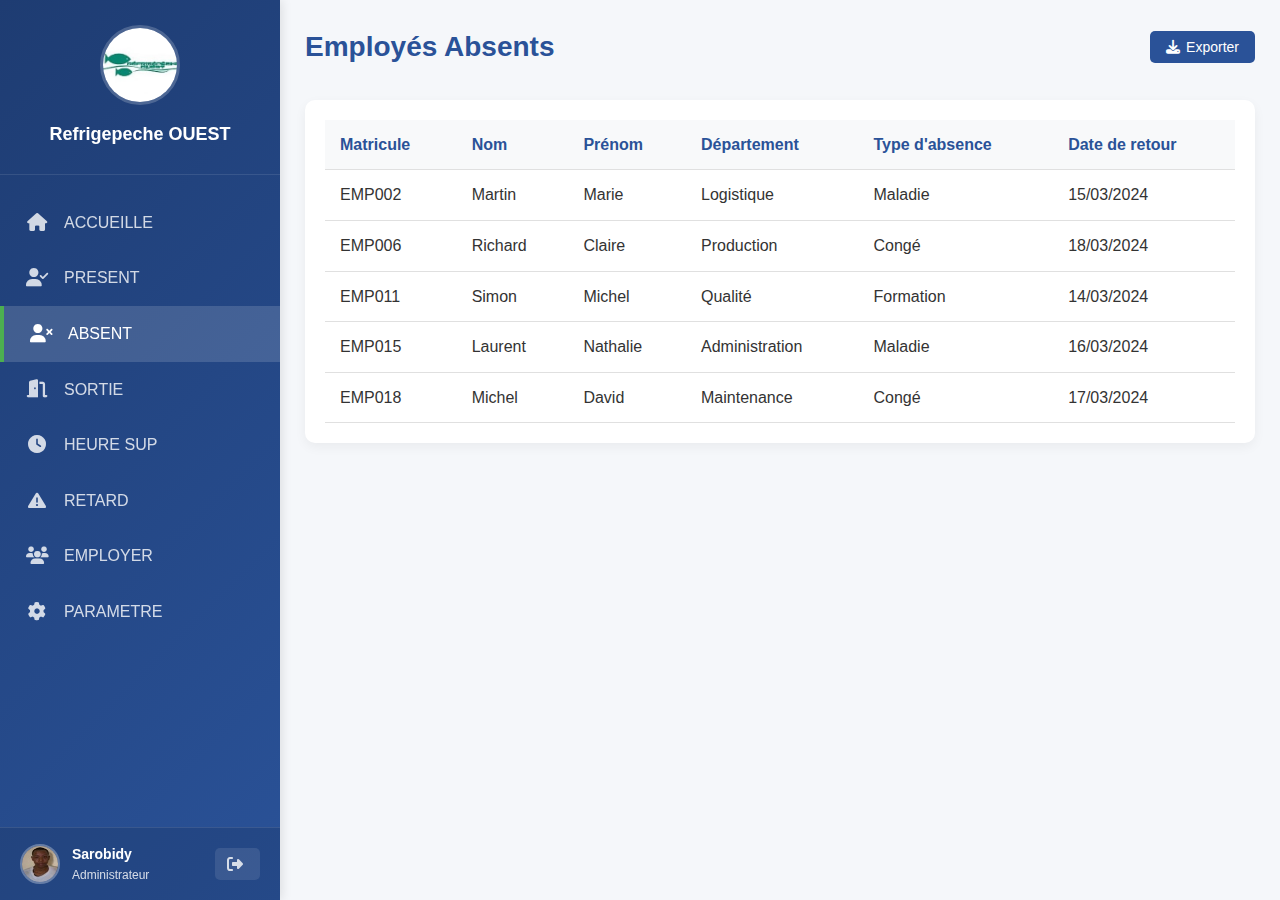
<file: absent.html>
<!DOCTYPE html>
<html lang="fr">
<head>
    <meta charset="UTF-8">
    <meta name="viewport" content="width=device-width, initial-scale=1.0">
    <title>Employés Absents - Refrigepeche OUEST</title>
    <link rel="stylesheet" href="style.css">
    <link rel="stylesheet" href="https://cdnjs.cloudflare.com/ajax/libs/font-awesome/6.4.0/css/all.min.css">
</head>
<body>
    <div class="container">
        <div class="sidebar">
            <div class="sidebar-header">
                <div class="logo-circle">
                    <img src="./Logo.jpg" alt="Logo Refrigepeche OUEST">
                </div>
                <h2>Refrigepeche OUEST</h2>
            </div>
            
            <div class="sidebar-menu">
                <a href="accueille.html" class="menu-item">
                    <i class="fas fa-home"></i>
                    <span>ACCUEILLE</span>
                </a>
                <a href="present.html" class="menu-item">
                    <i class="fas fa-user-check"></i>
                    <span>PRESENT</span>
                </a>
                <a href="absent.html" class="menu-item active">
                    <i class="fas fa-user-times"></i>
                    <span>ABSENT</span>
                </a>
                <a href="sortie.html" class="menu-item">
                    <i class="fas fa-door-open"></i>
                    <span>SORTIE</span>
                </a>
                <a href="HeureSup.html" class="menu-item">
                    <i class="fas fa-clock"></i>
                    <span>HEURE SUP</span>
                </a>
                <!-- NOUVELLE OPTION RETARD -->
                <a href="retard.html" class="menu-item">
                    <i class="fas fa-exclamation-triangle"></i>
                    <span>RETARD</span>
                </a>
                <a href="employer.html" class="menu-item">
                    <i class="fas fa-users"></i>
                    <span>EMPLOYER</span>
                </a>
                <a href="parametre.html" class="menu-item">
                    <i class="fas fa-cog"></i>
                    <span>PARAMETRE</span>
                </a>
            </div>
            
            <div class="sidebar-footer">
                <div class="user-profile">
                    <div class="user-avatar">
                        <img src="./photo.jpg" alt="Photo utilisateur">
                    </div>
                    <div class="user-info">
                        <span class="user-name">Sarobidy</span>
                        <span class="user-role">Administrateur</span>
                    </div>
                </div>
                <a href="#" class="logout-btn">
                    <i class="fas fa-sign-out-alt"></i>
                </a>
            </div>
        </div>
        
        <div class="main-content">
            <div class="content-header">
                <h1>Employés Absents</h1>
                <div class="header-actions">
                    <button class="btn btn-primary">
                        <i class="fas fa-download"></i> Exporter
                    </button>
                </div>
            </div>
            
            <div class="table-container">
                <table class="data-table">
                    <thead>
                        <tr>
                            <th>Matricule</th>
                            <th>Nom</th>
                            <th>Prénom</th>
                            <th>Département</th>
                            <th>Type d'absence</th>
                            <th>Date de retour</th>
                        </tr>
                    </thead>
                    <tbody>
                        <tr>
                            <td>EMP002</td>
                            <td>Martin</td>
                            <td>Marie</td>
                            <td>Logistique</td>
                            <td>Maladie</td>
                            <td>15/03/2024</td>
                        </tr>
                        <tr>
                            <td>EMP006</td>
                            <td>Richard</td>
                            <td>Claire</td>
                            <td>Production</td>
                            <td>Congé</td>
                            <td>18/03/2024</td>
                        </tr>
                        <tr>
                            <td>EMP011</td>
                            <td>Simon</td>
                            <td>Michel</td>
                            <td>Qualité</td>
                            <td>Formation</td>
                            <td>14/03/2024</td>
                        </tr>
                        <tr>
                            <td>EMP015</td>
                            <td>Laurent</td>
                            <td>Nathalie</td>
                            <td>Administration</td>
                            <td>Maladie</td>
                            <td>16/03/2024</td>
                        </tr>
                        <tr>
                            <td>EMP018</td>
                            <td>Michel</td>
                            <td>David</td>
                            <td>Maintenance</td>
                            <td>Congé</td>
                            <td>17/03/2024</td>
                        </tr>
                    </tbody>
                </table>
            </div>
        </div>
    </div>
    
    <script src="script.js"></script>
</body>
</html>
</file>
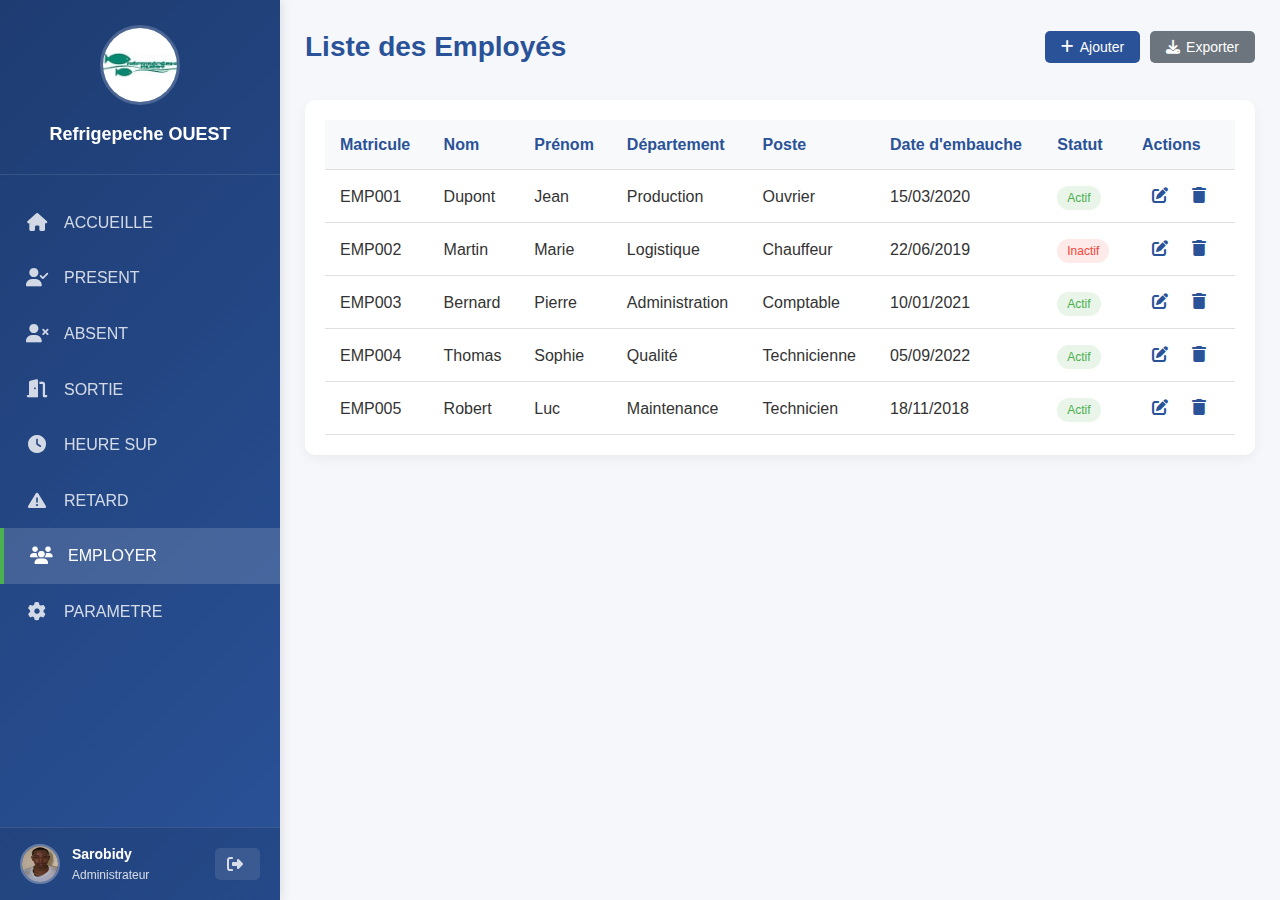
<file: employer.html>
<!DOCTYPE html>
<html lang="fr">
<head>
    <meta charset="UTF-8">
    <meta name="viewport" content="width=device-width, initial-scale=1.0">
    <title>Liste des Employés - Refrigepeche OUEST</title>
    <link rel="stylesheet" href="style.css">
    <link rel="stylesheet" href="https://cdnjs.cloudflare.com/ajax/libs/font-awesome/6.4.0/css/all.min.css">
</head>
<body>
    <div class="container">
        <div class="sidebar">
            <div class="sidebar-header">
                <div class="logo-circle">
                    <img src="./Logo.jpg" alt="Logo Refrigepeche OUEST">
                </div>
                <h2>Refrigepeche OUEST</h2>
            </div>
            
            <div class="sidebar-menu">
                <a href="accueille.html" class="menu-item">
                    <i class="fas fa-home"></i>
                    <span>ACCUEILLE</span>
                </a>
                <a href="present.html" class="menu-item">
                    <i class="fas fa-user-check"></i>
                    <span>PRESENT</span>
                </a>
                <a href="absent.html" class="menu-item">
                    <i class="fas fa-user-times"></i>
                    <span>ABSENT</span>
                </a>
                <a href="sortie.html" class="menu-item">
                    <i class="fas fa-door-open"></i>
                    <span>SORTIE</span>
                </a>
                <a href="HeureSup.html" class="menu-item">
                    <i class="fas fa-clock"></i>
                    <span>HEURE SUP</span>
                </a>
                <!-- NOUVELLE OPTION RETARD -->
                <a href="retard.html" class="menu-item">
                    <i class="fas fa-exclamation-triangle"></i>
                    <span>RETARD</span>
                </a>
                <a href="employer.html" class="menu-item active">
                    <i class="fas fa-users"></i>
                    <span>EMPLOYER</span>
                </a>
                <a href="parametre.html" class="menu-item">
                    <i class="fas fa-cog"></i>
                    <span>PARAMETRE</span>
                </a>
            </div>
            
            <div class="sidebar-footer">
                <div class="user-profile">
                    <div class="user-avatar">
                        <img src="./photo.jpg" alt="Photo utilisateur">
                    </div>
                    <div class="user-info">
                        <span class="user-name">Sarobidy</span>
                        <span class="user-role">Administrateur</span>
                    </div>
                </div>
                <a href="#" class="logout-btn">
                    <i class="fas fa-sign-out-alt"></i>
                </a>
            </div>
        </div>
        
        <div class="main-content">
            <div class="content-header">
                <h1>Liste des Employés</h1>
                <div class="header-actions">
                    <button class="btn btn-primary">
                        <i class="fas fa-plus"></i> Ajouter
                    </button>
                    <button class="btn btn-secondary">
                        <i class="fas fa-download"></i> Exporter
                    </button>
                </div>
            </div>
            
            <div class="table-container">
                <table class="data-table">
                    <thead>
                        <tr>
                            <th>Matricule</th>
                            <th>Nom</th>
                            <th>Prénom</th>
                            <th>Département</th>
                            <th>Poste</th>
                            <th>Date d'embauche</th>
                            <th>Statut</th>
                            <th>Actions</th>
                        </tr>
                    </thead>
                    <tbody>
                        <tr>
                            <td>EMP001</td>
                            <td>Dupont</td>
                            <td>Jean</td>
                            <td>Production</td>
                            <td>Ouvrier</td>
                            <td>15/03/2020</td>
                            <td><span class="status present">Actif</span></td>
                            <td>
                                <button class="btn-action"><i class="fas fa-edit"></i></button>
                                <button class="btn-action"><i class="fas fa-trash"></i></button>
                            </td>
                        </tr>
                        <tr>
                            <td>EMP002</td>
                            <td>Martin</td>
                            <td>Marie</td>
                            <td>Logistique</td>
                            <td>Chauffeur</td>
                            <td>22/06/2019</td>
                            <td><span class="status absent">Inactif</span></td>
                            <td>
                                <button class="btn-action"><i class="fas fa-edit"></i></button>
                                <button class="btn-action"><i class="fas fa-trash"></i></button>
                            </td>
                        </tr>
                        <tr>
                            <td>EMP003</td>
                            <td>Bernard</td>
                            <td>Pierre</td>
                            <td>Administration</td>
                            <td>Comptable</td>
                            <td>10/01/2021</td>
                            <td><span class="status present">Actif</span></td>
                            <td>
                                <button class="btn-action"><i class="fas fa-edit"></i></button>
                                <button class="btn-action"><i class="fas fa-trash"></i></button>
                            </td>
                        </tr>
                        <tr>
                            <td>EMP004</td>
                            <td>Thomas</td>
                            <td>Sophie</td>
                            <td>Qualité</td>
                            <td>Technicienne</td>
                            <td>05/09/2022</td>
                            <td><span class="status present">Actif</span></td>
                            <td>
                                <button class="btn-action"><i class="fas fa-edit"></i></button>
                                <button class="btn-action"><i class="fas fa-trash"></i></button>
                            </td>
                        </tr>
                        <tr>
                            <td>EMP005</td>
                            <td>Robert</td>
                            <td>Luc</td>
                            <td>Maintenance</td>
                            <td>Technicien</td>
                            <td>18/11/2018</td>
                            <td><span class="status present">Actif</span></td>
                            <td>
                                <button class="btn-action"><i class="fas fa-edit"></i></button>
                                <button class="btn-action"><i class="fas fa-trash"></i></button>
                            </td>
                        </tr>
                    </tbody>
                </table>
            </div>
        </div>
    </div>
    
    <script src="script.js"></script>
</body>
</html>
</file>
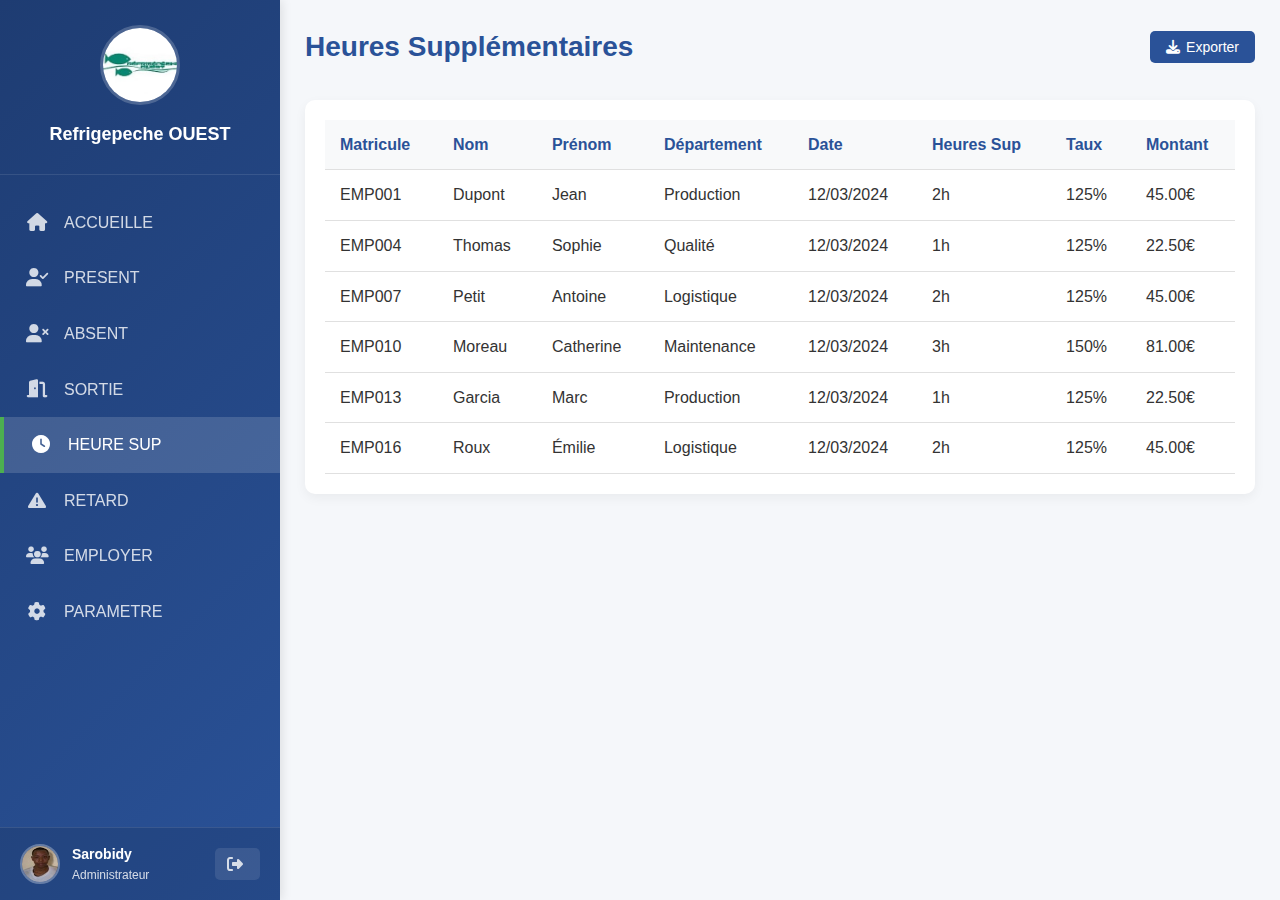
<file: HeureSup.html>
<!DOCTYPE html>
<html lang="fr">
<head>
    <meta charset="UTF-8">
    <meta name="viewport" content="width=device-width, initial-scale=1.0">
    <title>Heures Supplémentaires - Refrigepeche OUEST</title>
    <link rel="stylesheet" href="style.css">
    <link rel="stylesheet" href="https://cdnjs.cloudflare.com/ajax/libs/font-awesome/6.4.0/css/all.min.css">
</head>
<body>
    <div class="container">
        <div class="sidebar">
            <div class="sidebar-header">
                <div class="logo-circle">
                    <img src="./Logo.jpg" alt="Logo Refrigepeche OUEST">
                </div>
                <h2>Refrigepeche OUEST</h2>
            </div>
            
            <div class="sidebar-menu">
                <a href="accueille.html" class="menu-item">
                    <i class="fas fa-home"></i>
                    <span>ACCUEILLE</span>
                </a>
                <a href="present.html" class="menu-item">
                    <i class="fas fa-user-check"></i>
                    <span>PRESENT</span>
                </a>
                <a href="absent.html" class="menu-item">
                    <i class="fas fa-user-times"></i>
                    <span>ABSENT</span>
                </a>
                <a href="sortie.html" class="menu-item">
                    <i class="fas fa-door-open"></i>
                    <span>SORTIE</span>
                </a>
                <a href="HeureSup.html" class="menu-item active">
                    <i class="fas fa-clock"></i>
                    <span>HEURE SUP</span>
                </a>
                <!-- NOUVELLE OPTION RETARD -->
                <a href="retard.html" class="menu-item">
                    <i class="fas fa-exclamation-triangle"></i>
                    <span>RETARD</span>
                </a>
                <a href="employer.html" class="menu-item">
                    <i class="fas fa-users"></i>
                    <span>EMPLOYER</span>
                </a>
                <a href="parametre.html" class="menu-item">
                    <i class="fas fa-cog"></i>
                    <span>PARAMETRE</span>
                </a>
            </div>
            
            <div class="sidebar-footer">
                <div class="user-profile">
                    <div class="user-avatar">
                        <img src="./photo.jpg" alt="Photo utilisateur">
                    </div>
                    <div class="user-info">
                        <span class="user-name">Sarobidy</span>
                        <span class="user-role">Administrateur</span>
                    </div>
                </div>
                <a href="#" class="logout-btn">
                    <i class="fas fa-sign-out-alt"></i>
                </a>
            </div>
        </div>
        
        <div class="main-content">
            <div class="content-header">
                <h1>Heures Supplémentaires</h1>
                <div class="header-actions">
                    <button class="btn btn-primary">
                        <i class="fas fa-download"></i> Exporter
                    </button>
                </div>
            </div>
            
            <div class="table-container">
                <table class="data-table">
                    <thead>
                        <tr>
                            <th>Matricule</th>
                            <th>Nom</th>
                            <th>Prénom</th>
                            <th>Département</th>
                            <th>Date</th>
                            <th>Heures Sup</th>
                            <th>Taux</th>
                            <th>Montant</th>
                        </tr>
                    </thead>
                    <tbody>
                        <tr>
                            <td>EMP001</td>
                            <td>Dupont</td>
                            <td>Jean</td>
                            <td>Production</td>
                            <td>12/03/2024</td>
                            <td>2h</td>
                            <td>125%</td>
                            <td>45.00€</td>
                        </tr>
                        <tr>
                            <td>EMP004</td>
                            <td>Thomas</td>
                            <td>Sophie</td>
                            <td>Qualité</td>
                            <td>12/03/2024</td>
                            <td>1h</td>
                            <td>125%</td>
                            <td>22.50€</td>
                        </tr>
                        <tr>
                            <td>EMP007</td>
                            <td>Petit</td>
                            <td>Antoine</td>
                            <td>Logistique</td>
                            <td>12/03/2024</td>
                            <td>2h</td>
                            <td>125%</td>
                            <td>45.00€</td>
                        </tr>
                        <tr>
                            <td>EMP010</td>
                            <td>Moreau</td>
                            <td>Catherine</td>
                            <td>Maintenance</td>
                            <td>12/03/2024</td>
                            <td>3h</td>
                            <td>150%</td>
                            <td>81.00€</td>
                        </tr>
                        <tr>
                            <td>EMP013</td>
                            <td>Garcia</td>
                            <td>Marc</td>
                            <td>Production</td>
                            <td>12/03/2024</td>
                            <td>1h</td>
                            <td>125%</td>
                            <td>22.50€</td>
                        </tr>
                        <tr>
                            <td>EMP016</td>
                            <td>Roux</td>
                            <td>Émilie</td>
                            <td>Logistique</td>
                            <td>12/03/2024</td>
                            <td>2h</td>
                            <td>125%</td>
                            <td>45.00€</td>
                        </tr>
                    </tbody>
                </table>
            </div>
        </div>
    </div>
    
    <script src="script.js"></script>
</body>
</html>
</file>
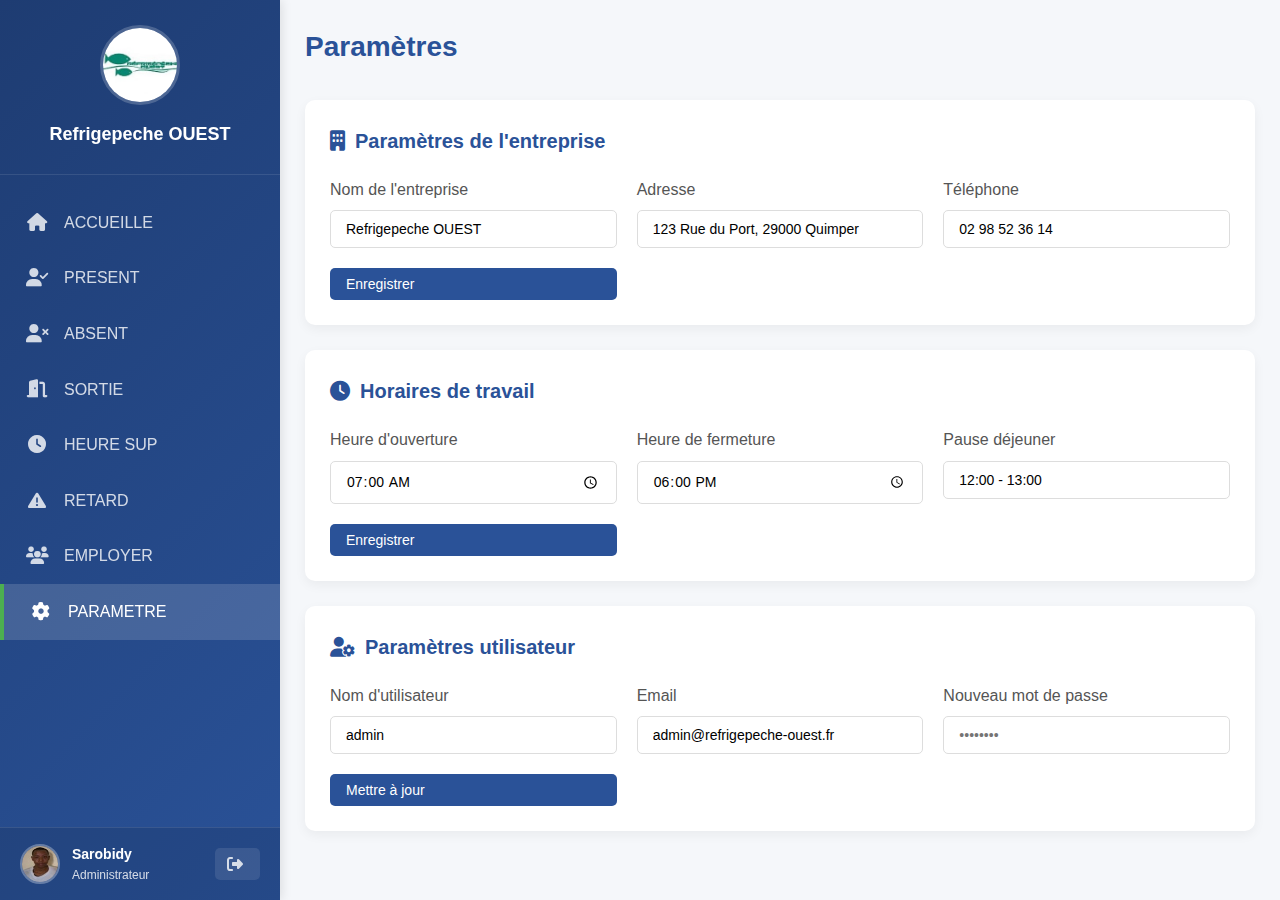
<file: parametre.html>
<!DOCTYPE html>
<html lang="fr">
<head>
    <meta charset="UTF-8">
    <meta name="viewport" content="width=device-width, initial-scale=1.0">
    <title>Paramètres - Refrigepeche OUEST</title>
    <link rel="stylesheet" href="style.css">
    <link rel="stylesheet" href="https://cdnjs.cloudflare.com/ajax/libs/font-awesome/6.4.0/css/all.min.css">
</head>
<body>
    <div class="container">
        <div class="sidebar">
            <div class="sidebar-header">
                <div class="logo-circle">
                    <img src="./Logo.jpg" alt="Logo Refrigepeche OUEST">
                </div>
                <h2>Refrigepeche OUEST</h2>
            </div>
            
            <div class="sidebar-menu">
                <a href="accueille.html" class="menu-item">
                    <i class="fas fa-home"></i>
                    <span>ACCUEILLE</span>
                </a>
                <a href="present.html" class="menu-item">
                    <i class="fas fa-user-check"></i>
                    <span>PRESENT</span>
                </a>
                <a href="absent.html" class="menu-item">
                    <i class="fas fa-user-times"></i>
                    <span>ABSENT</span>
                </a>
                <a href="sortie.html" class="menu-item">
                    <i class="fas fa-door-open"></i>
                    <span>SORTIE</span>
                </a>
                <a href="HeureSup.html" class="menu-item">
                    <i class="fas fa-clock"></i>
                    <span>HEURE SUP</span>
                </a>
                <!-- NOUVELLE OPTION RETARD -->
                <a href="retard.html" class="menu-item">
                    <i class="fas fa-exclamation-triangle"></i>
                    <span>RETARD</span>
                </a>
                <a href="employer.html" class="menu-item">
                    <i class="fas fa-users"></i>
                    <span>EMPLOYER</span>
                </a>
                <a href="parametre.html" class="menu-item active">
                    <i class="fas fa-cog"></i>
                    <span>PARAMETRE</span>
                </a>
            </div>
            
            <div class="sidebar-footer">
                <div class="user-profile">
                    <div class="user-avatar">
                        <img src="photo.jpg" alt="Photo utilisateur">
                    </div>
                    <div class="user-info">
                        <span class="user-name">Sarobidy</span>
                        <span class="user-role">Administrateur</span>
                    </div>
                </div>
                <a href="#" class="logout-btn">
                    <i class="fas fa-sign-out-alt"></i>
                </a>
            </div>
        </div>
        
        <div class="main-content">
            <div class="content-header">
                <h1>Paramètres</h1>
            </div>
            
            <div class="settings-container">
                <div class="settings-card">
                    <h3><i class="fas fa-building"></i> Paramètres de l'entreprise</h3>
                    <div class="settings-form">
                        <div class="form-group">
                            <label>Nom de l'entreprise</label>
                            <input type="text" value="Refrigepeche OUEST">
                        </div>
                        <div class="form-group">
                            <label>Adresse</label>
                            <input type="text" value="123 Rue du Port, 29000 Quimper">
                        </div>
                        <div class="form-group">
                            <label>Téléphone</label>
                            <input type="text" value="02 98 52 36 14">
                        </div>
                        <button class="btn btn-primary">Enregistrer</button>
                    </div>
                </div>
                
                <div class="settings-card">
                    <h3><i class="fas fa-clock"></i> Horaires de travail</h3>
                    <div class="settings-form">
                        <div class="form-group">
                            <label>Heure d'ouverture</label>
                            <input type="time" value="07:00">
                        </div>
                        <div class="form-group">
                            <label>Heure de fermeture</label>
                            <input type="time" value="18:00">
                        </div>
                        <div class="form-group">
                            <label>Pause déjeuner</label>
                            <input type="text" value="12:00 - 13:00">
                        </div>
                        <button class="btn btn-primary">Enregistrer</button>
                    </div>
                </div>
                
                <div class="settings-card">
                    <h3><i class="fas fa-user-cog"></i> Paramètres utilisateur</h3>
                    <div class="settings-form">
                        <div class="form-group">
                            <label>Nom d'utilisateur</label>
                            <input type="text" value="admin">
                        </div>
                        <div class="form-group">
                            <label>Email</label>
                            <input type="email" value="admin@refrigepeche-ouest.fr">
                        </div>
                        <div class="form-group">
                            <label>Nouveau mot de passe</label>
                            <input type="password" placeholder="••••••••">
                        </div>
                        <button class="btn btn-primary">Mettre à jour</button>
                    </div>
                </div>
            </div>
        </div>
    </div>
    
    <script src="script.js"></script>
</body>
</html>
</file>
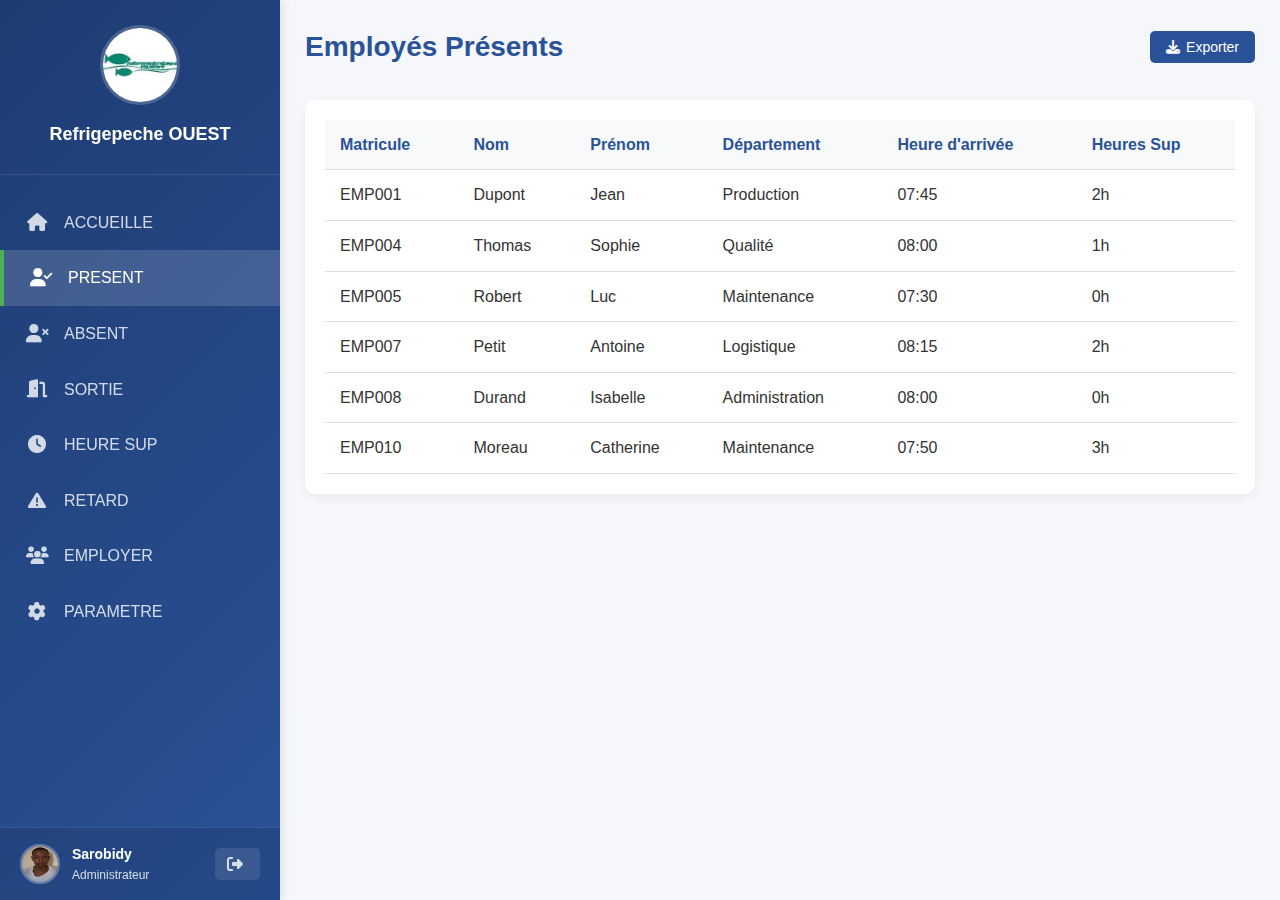
<file: present.html>
<!DOCTYPE html>
<html lang="fr">
<head>
    <meta charset="UTF-8">
    <meta name="viewport" content="width=device-width, initial-scale=1.0">
    <title>Employés Présents - Refrigepeche OUEST</title>
    <link rel="stylesheet" href="style.css">
    <link rel="stylesheet" href="https://cdnjs.cloudflare.com/ajax/libs/font-awesome/6.4.0/css/all.min.css">
</head>
<body>
    <div class="container">
        <div class="sidebar">
            <div class="sidebar-header">
                <div class="logo-circle">
                    <img src="./Logo.jpg" alt="Logo Refrigepeche OUEST">
                </div>
                <h2>Refrigepeche OUEST</h2>
            </div>
            
            <div class="sidebar-menu">
                <a href="accueille.html" class="menu-item">
                    <i class="fas fa-home"></i>
                    <span>ACCUEILLE</span>
                </a>
                <a href="present.html" class="menu-item active">
                    <i class="fas fa-user-check"></i>
                    <span>PRESENT</span>
                </a>
                <a href="absent.html" class="menu-item">
                    <i class="fas fa-user-times"></i>
                    <span>ABSENT</span>
                </a>
                <a href="sortie.html" class="menu-item">
                    <i class="fas fa-door-open"></i>
                    <span>SORTIE</span>
                </a>
                <a href="HeureSup.html" class="menu-item">
                    <i class="fas fa-clock"></i>
                    <span>HEURE SUP</span>
                </a>
                <!-- NOUVELLE OPTION RETARD -->
                <a href="retard.html" class="menu-item">
                    <i class="fas fa-exclamation-triangle"></i>
                    <span>RETARD</span>
                </a>
                <a href="employer.html" class="menu-item">
                    <i class="fas fa-users"></i>
                    <span>EMPLOYER</span>
                </a>
                <a href="parametre.html" class="menu-item">
                    <i class="fas fa-cog"></i>
                    <span>PARAMETRE</span>
                </a>
            </div>
            
            <div class="sidebar-footer">
                <div class="user-profile">
                    <div class="user-avatar">
                        <img src="./photo.jpg" alt="Photo utilisateur">
                    </div>
                    <div class="user-info">
                        <span class="user-name">Sarobidy</span>
                        <span class="user-role">Administrateur</span>
                    </div>
                </div>
                <a href="#" class="logout-btn">
                    <i class="fas fa-sign-out-alt"></i>
                </a>
            </div>
        </div>
        
        <div class="main-content">
            <div class="content-header">
                <h1>Employés Présents</h1>
                <div class="header-actions">
                    <button class="btn btn-primary">
                        <i class="fas fa-download"></i> Exporter
                    </button>
                </div>
            </div>
            
            <div class="table-container">
                <table class="data-table">
                    <thead>
                        <tr>
                            <th>Matricule</th>
                            <th>Nom</th>
                            <th>Prénom</th>
                            <th>Département</th>
                            <th>Heure d'arrivée</th>
                            <th>Heures Sup</th>
                        </tr>
                    </thead>
                    <tbody>
                        <tr>
                            <td>EMP001</td>
                            <td>Dupont</td>
                            <td>Jean</td>
                            <td>Production</td>
                            <td>07:45</td>
                            <td>2h</td>
                        </tr>
                        <tr>
                            <td>EMP004</td>
                            <td>Thomas</td>
                            <td>Sophie</td>
                            <td>Qualité</td>
                            <td>08:00</td>
                            <td>1h</td>
                        </tr>
                        <tr>
                            <td>EMP005</td>
                            <td>Robert</td>
                            <td>Luc</td>
                            <td>Maintenance</td>
                            <td>07:30</td>
                            <td>0h</td>
                        </tr>
                        <tr>
                            <td>EMP007</td>
                            <td>Petit</td>
                            <td>Antoine</td>
                            <td>Logistique</td>
                            <td>08:15</td>
                            <td>2h</td>
                        </tr>
                        <tr>
                            <td>EMP008</td>
                            <td>Durand</td>
                            <td>Isabelle</td>
                            <td>Administration</td>
                            <td>08:00</td>
                            <td>0h</td>
                        </tr>
                        <tr>
                            <td>EMP010</td>
                            <td>Moreau</td>
                            <td>Catherine</td>
                            <td>Maintenance</td>
                            <td>07:50</td>
                            <td>3h</td>
                        </tr>
                    </tbody>
                </table>
            </div>
        </div>
    </div>
    
    <script src="script.js"></script>
</body>
</html>
</file>
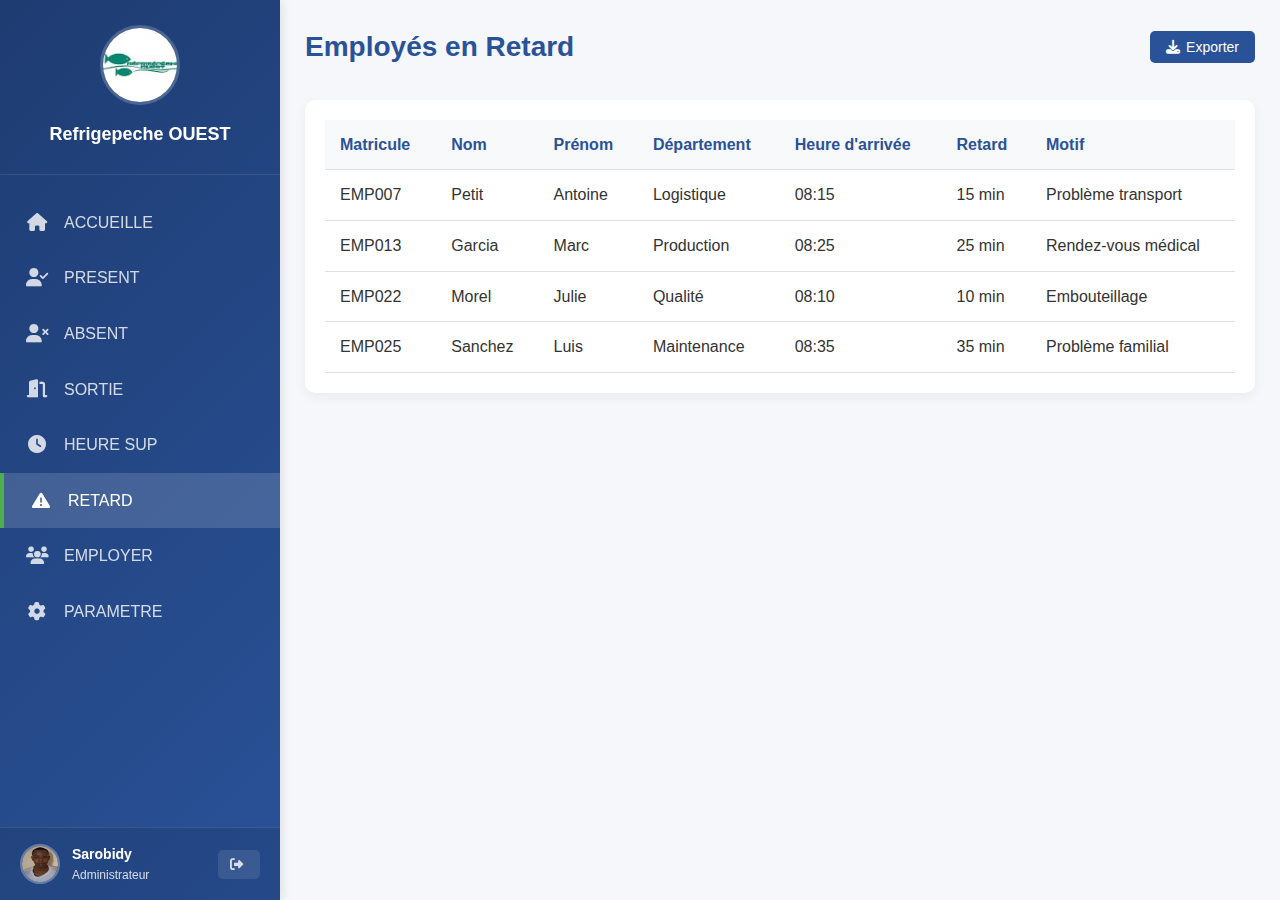
<file: retard.html>
<!DOCTYPE html>
<html lang="fr">
<head>
    <meta charset="UTF-8">
    <meta name="viewport" content="width=device-width, initial-scale=1.0">
    <title>Employés en Retard - Refrigepeche OUEST</title>
    <link rel="stylesheet" href="style.css">
    <link rel="stylesheet" href="https://cdnjs.cloudflare.com/ajax/libs/font-awesome/6.4.0/css/all.min.css">
</head>
<body>
    <!-- Bouton menu mobile -->
    <button class="mobile-menu-btn" id="mobileMenuBtn">
        <i class="fas fa-bars"></i>
    </button>
    
    <!-- Overlay pour mobile -->
    <div class="mobile-overlay" id="mobileOverlay"></div>
    
    <div class="container">
        <!-- Sidebar -->
        <div class="sidebar" id="sidebar">
            <div class="sidebar-header">
                <div class="logo-circle">
                    <img src="./Logo.jpg" alt="Logo Refrigepeche OUEST">
                </div>
                <h2>Refrigepeche OUEST</h2>
            </div>
            
            <div class="sidebar-menu">
                <a href="accueille.html" class="menu-item">
                    <i class="fas fa-home"></i>
                    <span>ACCUEILLE</span>
                </a>
                <a href="present.html" class="menu-item">
                    <i class="fas fa-user-check"></i>
                    <span>PRESENT</span>
                </a>
                <a href="absent.html" class="menu-item">
                    <i class="fas fa-user-times"></i>
                    <span>ABSENT</span>
                </a>
                <a href="sortie.html" class="menu-item">
                    <i class="fas fa-door-open"></i>
                    <span>SORTIE</span>
                </a>
                <a href="HeureSup.html" class="menu-item">
                    <i class="fas fa-clock"></i>
                    <span>HEURE SUP</span>
                </a>
                <a href="retard.html" class="menu-item active">
                    <i class="fas fa-exclamation-triangle"></i>
                    <span>RETARD</span>
                </a>
                <a href="employer.html" class="menu-item">
                    <i class="fas fa-users"></i>
                    <span>EMPLOYER</span>
                </a>
                <a href="parametre.html" class="menu-item">
                    <i class="fas fa-cog"></i>
                    <span>PARAMETRE</span>
                </a>
            </div>
            
            <div class="sidebar-footer">
                <div class="user-profile">
                    <div class="user-avatar">
                        <img src="./photo.jpg" alt="Photo utilisateur">
                    </div>
                    <div class="user-info">
                        <span class="user-name">Sarobidy</span>
                        <span class="user-role">Administrateur</span>
                    </div>
                </div>
                <button class="logout-btn">
                    <i class="fas fa-sign-out-alt"></i>
                </button>
            </div>
        </div>
        
        <div class="main-content">
            <div class="content-header">
                <h1>Employés en Retard</h1>
                <div class="header-actions">
                    <button class="btn btn-primary">
                        <i class="fas fa-download"></i> Exporter
                    </button>
                </div>
            </div>
            
            <div class="table-container">
                <table class="data-table">
                    <thead>
                        <tr>
                            <th>Matricule</th>
                            <th>Nom</th>
                            <th>Prénom</th>
                            <th>Département</th>
                            <th>Heure d'arrivée</th>
                            <th>Retard</th>
                            <th>Motif</th>
                        </tr>
                    </thead>
                    <tbody>
                        <tr>
                            <td>EMP007</td>
                            <td>Petit</td>
                            <td>Antoine</td>
                            <td>Logistique</td>
                            <td>08:15</td>
                            <td>15 min</td>
                            <td>Problème transport</td>
                        </tr>
                        <tr>
                            <td>EMP013</td>
                            <td>Garcia</td>
                            <td>Marc</td>
                            <td>Production</td>
                            <td>08:25</td>
                            <td>25 min</td>
                            <td>Rendez-vous médical</td>
                        </tr>
                        <tr>
                            <td>EMP022</td>
                            <td>Morel</td>
                            <td>Julie</td>
                            <td>Qualité</td>
                            <td>08:10</td>
                            <td>10 min</td>
                            <td>Embouteillage</td>
                        </tr>
                        <tr>
                            <td>EMP025</td>
                            <td>Sanchez</td>
                            <td>Luis</td>
                            <td>Maintenance</td>
                            <td>08:35</td>
                            <td>35 min</td>
                            <td>Problème familial</td>
                        </tr>
                    </tbody>
                </table>
            </div>
        </div>
    </div>
    
    <script src="script.js"></script>
</body>
</html>
</file>
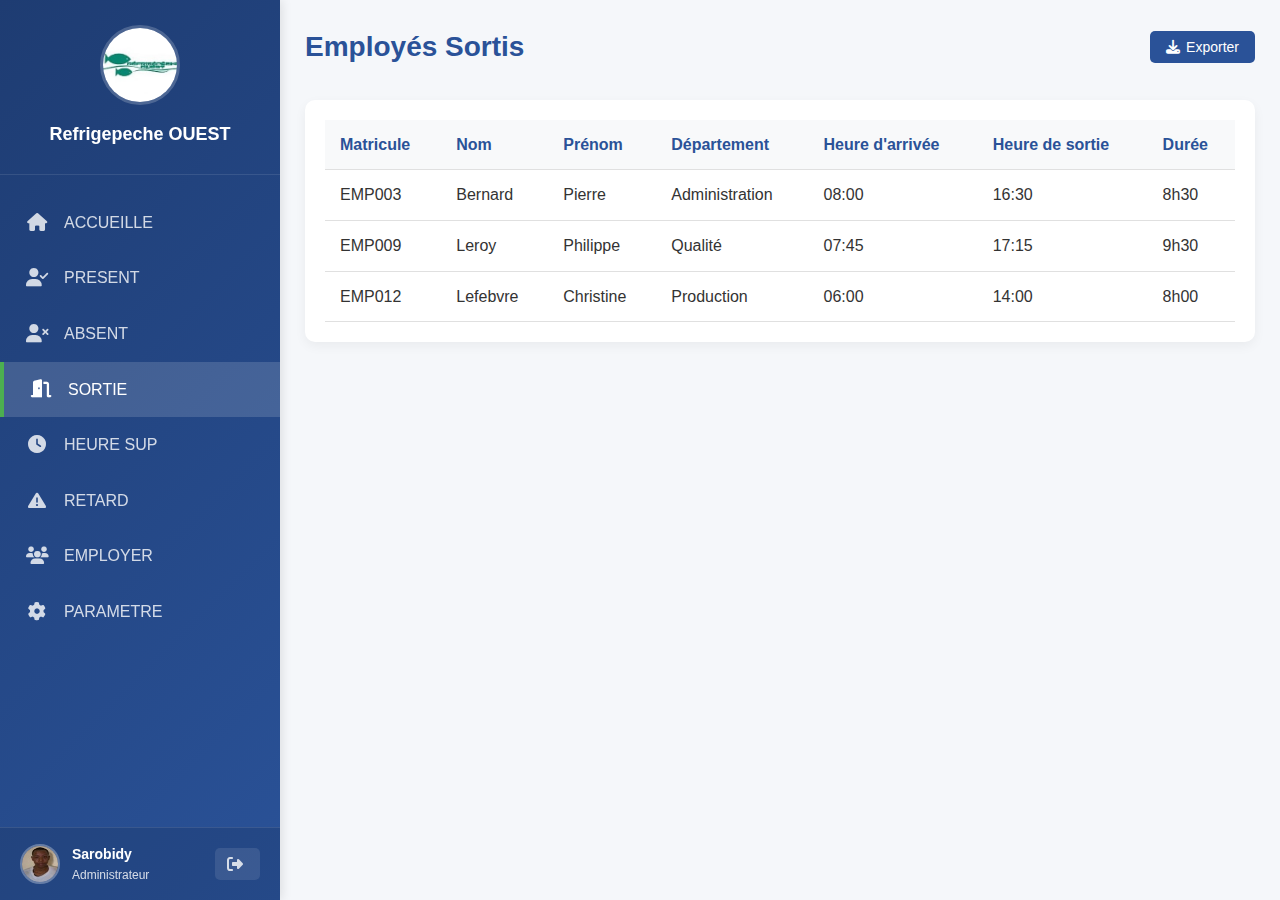
<file: sortie.html>
<!DOCTYPE html>
<html lang="fr">
<head>
    <meta charset="UTF-8">
    <meta name="viewport" content="width=device-width, initial-scale=1.0">
    <title>Employés Sortis - Refrigepeche OUEST</title>
    <link rel="stylesheet" href="style.css">
    <link rel="stylesheet" href="https://cdnjs.cloudflare.com/ajax/libs/font-awesome/6.4.0/css/all.min.css">
</head>
<body>
    <div class="container">
        <div class="sidebar">
            <div class="sidebar-header">
                <div class="logo-circle">
                    <img src="Logo.jpg" alt="Logo Refrigepeche OUEST">
                </div>
                <h2>Refrigepeche OUEST</h2>
            </div>
            
            <div class="sidebar-menu">
                <a href="accueille.html" class="menu-item">
                    <i class="fas fa-home"></i>
                    <span>ACCUEILLE</span>
                </a>
                <a href="present.html" class="menu-item">
                    <i class="fas fa-user-check"></i>
                    <span>PRESENT</span>
                </a>
                <a href="absent.html" class="menu-item">
                    <i class="fas fa-user-times"></i>
                    <span>ABSENT</span>
                </a>
                <a href="sortie.html" class="menu-item active">
                    <i class="fas fa-door-open"></i>
                    <span>SORTIE</span>
                </a>
                <a href="HeureSup.html" class="menu-item">
                    <i class="fas fa-clock"></i>
                    <span>HEURE SUP</span>
                </a>
                <!-- NOUVELLE OPTION RETARD -->
                <a href="retard.html" class="menu-item">
                    <i class="fas fa-exclamation-triangle"></i>
                    <span>RETARD</span>
                </a>
                <a href="employer.html" class="menu-item">
                    <i class="fas fa-users"></i>
                    <span>EMPLOYER</span>
                </a>
                <a href="parametre.html" class="menu-item">
                    <i class="fas fa-cog"></i>
                    <span>PARAMETRE</span>
                </a>
            </div>
            
            <div class="sidebar-footer">
                <div class="user-profile">
                    <div class="user-avatar">
                        <img src="./photo.jpg" alt="Photo utilisateur">
                    </div>
                    <div class="user-info">
                        <span class="user-name">Sarobidy</span>
                        <span class="user-role">Administrateur</span>
                    </div>
                </div>
                <a href="#" class="logout-btn">
                    <i class="fas fa-sign-out-alt"></i>
                </a>
            </div>
        </div>
        
        <div class="main-content">
            <div class="content-header">
                <h1>Employés Sortis</h1>
                <div class="header-actions">
                    <button class="btn btn-primary">
                        <i class="fas fa-download"></i> Exporter
                    </button>
                </div>
            </div>
            
            <div class="table-container">
                <table class="data-table">
                    <thead>
                        <tr>
                            <th>Matricule</th>
                            <th>Nom</th>
                            <th>Prénom</th>
                            <th>Département</th>
                            <th>Heure d'arrivée</th>
                            <th>Heure de sortie</th>
                            <th>Durée</th>
                        </tr>
                    </thead>
                    <tbody>
                        <tr>
                            <td>EMP003</td>
                            <td>Bernard</td>
                            <td>Pierre</td>
                            <td>Administration</td>
                            <td>08:00</td>
                            <td>16:30</td>
                            <td>8h30</td>
                        </tr>
                        <tr>
                            <td>EMP009</td>
                            <td>Leroy</td>
                            <td>Philippe</td>
                            <td>Qualité</td>
                            <td>07:45</td>
                            <td>17:15</td>
                            <td>9h30</td>
                        </tr>
                        <tr>
                            <td>EMP012</td>
                            <td>Lefebvre</td>
                            <td>Christine</td>
                            <td>Production</td>
                            <td>06:00</td>
                            <td>14:00</td>
                            <td>8h00</td>
                        </tr>
                    </tbody>
                </table>
            </div>
        </div>
    </div>
    
    <script src="script.js"></script>
</body>
</html>
</file>
<file: style.css>
/* Reset et styles de base */
* {
    margin: 0;
    padding: 0;
    box-sizing: border-box;
    font-family: 'Segoe UI', Tahoma, Geneva, Verdana, sans-serif;
}

body {
    background-color: #f5f7fa;
    color: #333;
    line-height: 1.6;
    overflow-x: hidden;
}

.container {
    display: flex;
    min-height: 100vh;
}

/* Sidebar FIXE et RESPONSIVE */
.sidebar {
    width: 280px;
    background: linear-gradient(135deg, #1e3c72 0%, #2a5298 100%);
    color: white;
    display: flex;
    flex-direction: column;
    box-shadow: 2px 0 10px rgba(0, 0, 0, 0.1);
    z-index: 1000;
    position: fixed;
    height: 100vh;
    left: 0;
    top: 0;
    transition: all 0.3s ease;
}

.sidebar-header {
    padding: 25px 20px;
    text-align: center;
    border-bottom: 1px solid rgba(255, 255, 255, 0.1);
    flex-shrink: 0;
}

.logo-circle {
    width: 80px;
    height: 80px;
    border-radius: 50%;
    overflow: hidden;
    margin: 0 auto 15px;
    border: 3px solid rgba(255, 255, 255, 0.2);
}

.logo-circle img {
    width: 100%;
    height: 100%;
    object-fit: cover;
}

.sidebar-header h2 {
    font-size: 18px;
    font-weight: 600;
}

.sidebar-menu {
    flex: 1;
    padding: 20px 0;
    overflow-y: auto;
}

.sidebar-menu::-webkit-scrollbar {
    width: 4px;
}

.sidebar-menu::-webkit-scrollbar-thumb {
    background: rgba(255, 255, 255, 0.3);
    border-radius: 10px;
}

.sidebar-menu::-webkit-scrollbar-track {
    background: rgba(255, 255, 255, 0.1);
}

.menu-item {
    display: flex;
    align-items: center;
    padding: 15px 25px;
    color: rgba(255, 255, 255, 0.8);
    text-decoration: none;
    transition: all 0.3s ease;
    position: relative;
    border: none;
    background: none;
    width: 100%;
    text-align: left;
    cursor: pointer;
}

.menu-item:hover {
    background-color: rgba(255, 255, 255, 0.1);
    color: white;
}

.menu-item.active {
    background-color: rgba(255, 255, 255, 0.15);
    color: white;
    border-left: 4px solid #4CAF50;
}

.menu-item i:first-child {
    margin-right: 15px;
    font-size: 18px;
    width: 24px;
    text-align: center;
    flex-shrink: 0;
}

.menu-item i.fa-plus {
    margin-left: auto;
    font-size: 14px;
    background-color: rgba(255, 255, 255, 0.2);
    width: 24px;
    height: 24px;
    border-radius: 50%;
    display: flex;
    align-items: center;
    justify-content: center;
    flex-shrink: 0;
}

/* NOUVEAU STYLE POUR LE FOOTER - Utilisateur et Déconnexion sur la même ligne */
.sidebar-footer {
    border-top: 1px solid rgba(255, 255, 255, 0.1);
    padding: 15px 20px;
    flex-shrink: 0;
    background: rgba(0, 0, 0, 0.1);
    display: flex;
    align-items: center;
    justify-content: space-between;
    gap: 10px;
}

.user-profile {
    display: flex;
    align-items: center;
    flex: 1;
}

.user-avatar {
    width: 40px;
    height: 40px;
    border-radius: 50%;
    overflow: hidden;
    margin-right: 12px;
    border: 2px solid rgba(255, 255, 255, 0.3);
    flex-shrink: 0;
}

.user-avatar img {
    width: 100%;
    height: 100%;
    object-fit: cover;
}

.user-info {
    display: flex;
    flex-direction: column;
    flex: 1;
    min-width: 0;
}

.user-name {
    font-weight: 600;
    font-size: 14px;
    white-space: nowrap;
    overflow: hidden;
    text-overflow: ellipsis;
}

.user-role {
    font-size: 12px;
    opacity: 0.8;
    white-space: nowrap;
    overflow: hidden;
    text-overflow: ellipsis;
}

/* Bouton déconnexion modifié */
.logout-btn {
    display: flex;
    align-items: center;
    justify-content: center;
    color: rgba(255, 255, 255, 0.8);
    text-decoration: none;
    padding: 8px 12px;
    transition: all 0.3s ease;
    border: none;
    background: rgba(255, 255, 255, 0.1);
    cursor: pointer;
    border-radius: 5px;
    flex-shrink: 0;
    width: auto;
    min-width: 40px;
}

.logout-btn:hover {
    color: white;
    background: rgba(255, 255, 255, 0.2);
}

.logout-btn i {
    margin-right: 5px;
}

.logout-btn span {
    font-size: 12px;
}

/* Contenu principal - Ajusté pour la sidebar fixe */
.main-content {
    flex: 1;
    padding: 25px;
    overflow-y: auto;
    margin-left: 280px;
    transition: margin-left 0.3s ease;
}

.content-header {
    display: flex;
    justify-content: space-between;
    align-items: center;
    margin-bottom: 30px;
    flex-wrap: wrap;
    gap: 15px;
}

.content-header h1 {
    font-size: 28px;
    font-weight: 600;
    color: #2a5298;
    margin: 0;
}

/* STYLE SIMPLIFIÉ POUR LES BOUTONS D'EXPORT */
.header-actions {
    display: flex;
    gap: 10px;
    align-items: center;
}

.btn {
    padding: 8px 16px;
    border: none;
    border-radius: 5px;
    cursor: pointer;
    font-size: 14px;
    font-weight: 500;
    display: flex;
    align-items: center;
    gap: 6px;
    transition: all 0.3s ease;
    text-decoration: none;
}

.btn-primary {
    background-color: #2a5298;
    color: white;
}

.btn-primary:hover {
    background-color: #1e3c72;
    transform: translateY(-1px);
}

.btn-secondary {
    background-color: #6c757d;
    color: white;
}

.btn-secondary:hover {
    background-color: #545b62;
    transform: translateY(-1px);
}

.btn-action {
    background: none;
    border: none;
    color: #2a5298;
    cursor: pointer;
    font-size: 16px;
    margin: 0 5px;
    transition: color 0.3s ease;
    padding: 5px;
}

.btn-action:hover {
    color: #1e3c72;
    transform: scale(1.1);
}

/* Styles pour les cartes de statistiques */
.stat-card {
    background: white;
    border-radius: 10px;
    padding: 20px;
    display: flex;
    align-items: center;
    box-shadow: 0 4px 12px rgba(0, 0, 0, 0.05);
    transition: transform 0.3s ease, box-shadow 0.3s ease;
    animation: fadeIn 0.5s ease forwards;
    opacity: 0;
}

.stat-card:hover {
    transform: translateY(-5px);
    box-shadow: 0 8px 16px rgba(0, 0, 0, 0.1);
}

.stat-card:nth-child(1) { animation-delay: 0.1s; }
.stat-card:nth-child(2) { animation-delay: 0.2s; }
.stat-card:nth-child(3) { animation-delay: 0.3s; }
.stat-card:nth-child(4) { animation-delay: 0.4s; }
.stat-card:nth-child(5) { animation-delay: 0.5s; }

.stat-icon {
    width: 60px;
    height: 60px;
    border-radius: 10px;
    display: flex;
    align-items: center;
    justify-content: center;
    margin-right: 15px;
    font-size: 24px;
    color: white;
    flex-shrink: 0;
}

.present .stat-icon { background-color: #4CAF50; }
.absent .stat-icon { background-color: #F44336; }
.sortie .stat-icon { background-color: #FF9800; }
.heuresup .stat-icon { background-color: #2196F3; }
.employer .stat-icon { background-color: #9C27B0; }
.retard .stat-icon { background-color: #FFC107; }

.stat-info h3 {
    font-size: 14px;
    color: #777;
    margin-bottom: 5px;
    text-transform: uppercase;
}

.stat-number {
    font-size: 32px;
    font-weight: 700;
    color: #333;
}

/* Styles pour la ligne de statistiques */
.stats-row {
    display: grid;
    grid-template-columns: repeat(5, 1fr);
    gap: 15px;
    margin-bottom: 40px;
}

.stats-row .stat-card {
    margin: 0;
    animation: none;
    opacity: 1;
    transform: none;
}

.stats-row .stat-card:hover {
    transform: translateY(-3px);
}

/* Grid pour les graphiques en 2x2 */
.charts-grid {
    display: grid;
    grid-template-columns: repeat(2, 1fr);
    grid-template-rows: repeat(2, auto);
    gap: 25px;
    margin-bottom: 40px;
}

.charts-grid .chart-card {
    margin: 0;
    height: 100%;
    display: flex;
    flex-direction: column;
}

.charts-grid .chart-placeholder {
    flex: 1;
    min-height: 250px;
}

/* Section des activités récentes */
.actions-section {
    background: white;
    border-radius: 10px;
    padding: 25px;
    box-shadow: 0 4px 12px rgba(0, 0, 0, 0.05);
    margin-bottom: 25px;
}

.actions-section h2 {
    margin-bottom: 20px;
    font-size: 24px;
    color: #2a5298;
    border-bottom: 2px solid #f0f0f0;
    padding-bottom: 10px;
}

.actions-list {
    display: flex;
    flex-direction: column;
    gap: 15px;
}

.action-item {
    display: flex;
    align-items: flex-start;
    padding: 15px;
    border-radius: 8px;
    transition: background-color 0.3s ease;
    border-left: 4px solid transparent;
}

.action-item:hover {
    background-color: #f8f9fa;
}

.action-item:nth-child(1) { border-left-color: #4CAF50; }
.action-item:nth-child(2) { border-left-color: #F44336; }
.action-item:nth-child(3) { border-left-color: #2196F3; }
.action-item:nth-child(4) { border-left-color: #FF9800; }
.action-item:nth-child(5) { border-left-color: #9C27B0; }
.action-item:nth-child(6) { border-left-color: #FFC107; }

.action-icon {
    width: 40px;
    height: 40px;
    border-radius: 50%;
    display: flex;
    align-items: center;
    justify-content: center;
    margin-right: 15px;
    color: white;
    flex-shrink: 0;
}

.action-item:nth-child(1) .action-icon { background-color: #4CAF50; }
.action-item:nth-child(2) .action-icon { background-color: #F44336; }
.action-item:nth-child(3) .action-icon { background-color: #2196F3; }
.action-item:nth-child(4) .action-icon { background-color: #FF9800; }
.action-item:nth-child(5) .action-icon { background-color: #9C27B0; }
.action-item:nth-child(6) .action-icon { background-color: #FFC107; }

.action-content {
    flex: 1;
}

.action-content h4 {
    margin: 0 0 5px 0;
    font-size: 16px;
    color: #333;
}

.action-content p {
    margin: 0 0 5px 0;
    color: #666;
    font-size: 14px;
}

.action-time {
    font-size: 12px;
    color: #999;
}

/* Styles pour les tableaux */
.table-container {
    background: white;
    border-radius: 10px;
    padding: 20px;
    box-shadow: 0 4px 12px rgba(0, 0, 0, 0.05);
    overflow-x: auto;
}

.data-table {
    width: 100%;
    border-collapse: collapse;
}

.data-table th,
.data-table td {
    padding: 12px 15px;
    text-align: left;
    border-bottom: 1px solid #e0e0e0;
}

.data-table th {
    background-color: #f8f9fa;
    font-weight: 600;
    color: #2a5298;
}

.data-table tr:hover {
    background-color: #f5f7fa;
}

/* Badges de statut */
.status {
    padding: 5px 10px;
    border-radius: 15px;
    font-size: 12px;
    font-weight: 500;
}

.status.present {
    background-color: #e8f5e8;
    color: #4CAF50;
}

.status.absent {
    background-color: #ffeaea;
    color: #F44336;
}

.status.retard {
    background-color: #fff3cd;
    color: #856404;
}

/* Paramètres */
.settings-container {
    display: flex;
    flex-direction: column;
    gap: 25px;
}

.settings-card {
    background: white;
    border-radius: 10px;
    padding: 25px;
    box-shadow: 0 4px 12px rgba(0, 0, 0, 0.05);
}

.settings-card h3 {
    margin-bottom: 20px;
    font-size: 20px;
    color: #2a5298;
    display: flex;
    align-items: center;
    gap: 10px;
}

.settings-form {
    display: grid;
    grid-template-columns: repeat(auto-fit, minmax(250px, 1fr));
    gap: 20px;
}

.form-group {
    display: flex;
    flex-direction: column;
}

.form-group label {
    margin-bottom: 8px;
    font-weight: 500;
    color: #555;
}

.form-group input {
    padding: 10px 15px;
    border: 1px solid #ddd;
    border-radius: 5px;
    font-size: 14px;
    transition: border-color 0.3s ease;
}

.form-group input:focus {
    outline: none;
    border-color: #2a5298;
}

/* Bouton menu mobile */
.mobile-menu-btn {
    display: none;
    position: fixed;
    top: 15px;
    left: 15px;
    z-index: 1001;
    background: #2a5298;
    color: white;
    border: none;
    border-radius: 5px;
    padding: 10px;
    cursor: pointer;
    font-size: 18px;
}

/* Overlay pour mobile */
.mobile-overlay {
    display: none;
    position: fixed;
    top: 0;
    left: 0;
    width: 100%;
    height: 100%;
    background: rgba(0, 0, 0, 0.5);
    z-index: 999;
}

.mobile-overlay.active {
    display: block;
}

/* RESPONSIVE DESIGN AMÉLIORÉ */
@media (max-width: 1200px) {
    .stats-row {
        grid-template-columns: repeat(3, 1fr);
        grid-template-rows: repeat(2, auto);
    }
    
    .sidebar {
        width: 250px;
    }
    
    .main-content {
        margin-left: 250px;
    }
}

@media (max-width: 992px) {
    .sidebar {
        width: 250px;
        transform: translateX(-100%);
    }
    
    .sidebar.active {
        transform: translateX(0);
    }
    
    .main-content {
        margin-left: 0;
        width: 100%;
    }
    
    .mobile-menu-btn {
        display: block;
    }
    
    .stats-row {
        grid-template-columns: repeat(2, 1fr);
    }
    
    .sidebar-header h2 {
        font-size: 16px;
    }
    
    .menu-item {
        padding: 12px 20px;
    }
    
    .menu-item span {
        font-size: 14px;
    }
    
    .sidebar-footer {
        flex-direction: column;
        gap: 10px;
        text-align: center;
    }
    
    .user-profile {
        justify-content: center;
    }
    
    .logout-btn {
        width: 100%;
    }
}

@media (max-width: 768px) {
    .stats-row {
        grid-template-columns: 1fr;
    }
    
    .charts-grid {
        grid-template-columns: 1fr;
        grid-template-rows: repeat(4, auto);
    }
    
    .main-content {
        padding: 15px;
    }
    
    .content-header {
        flex-direction: column;
        align-items: flex-start;
    }
    
    .header-actions {
        width: 100%;
        justify-content: flex-start;
    }
    
    .content-header h1 {
        font-size: 24px;
    }
    
    .sidebar {
        width: 100%;
    }
    
    .action-item {
        flex-direction: column;
        text-align: center;
    }
    
    .action-icon {
        margin-right: 0;
        margin-bottom: 10px;
    }
}

@media (max-width: 576px) {
    .stat-card {
        padding: 15px;
    }
    
    .stat-icon {
        width: 50px;
        height: 50px;
        font-size: 20px;
        margin-right: 12px;
    }
    
    .stat-number {
        font-size: 28px;
    }
    
    .sidebar-menu {
        padding: 10px 0;
    }
    
    .menu-item {
        padding: 10px 15px;
    }
    
    .menu-item i:first-child {
        font-size: 16px;
        margin-right: 10px;
    }
    
    .menu-item span {
        font-size: 13px;
    }
    
    .btn {
        padding: 6px 12px;
        font-size: 13px;
    }
}

/* Animation pour le menu mobile */
@keyframes slideIn {
    from {
        transform: translateX(-100%);
    }
    to {
        transform: translateX(0);
    }
}

@keyframes fadeIn {
    from {
        opacity: 0;
        transform: translateY(20px);
    }
    to {
        opacity: 1;
        transform: translateY(0);
    }
}

/* Overlay pour mobile */
.mobile-overlay {
    display: none;
    position: fixed;
    top: 0;
    left: 0;
    width: 100%;
    height: 100%;
    background: rgba(0, 0, 0, 0.5);
    z-index: 999;
}

.mobile-overlay.active {
    display: block;
}

/* Styles pour le système de pointage et notifications */

/* Notifications de pointage */
.pointage-notifications {
    position: fixed;
    top: 20px;
    right: 20px;
    z-index: 10000;
    display: flex;
    flex-direction: column;
    gap: 10px;
    max-width: 350px;
}

.pointage-notification {
    padding: 15px 20px;
    border-radius: 8px;
    color: white;
    font-weight: 500;
    box-shadow: 0 4px 12px rgba(0, 0, 0, 0.15);
    animation: slideInRight 0.3s ease;
    display: flex;
    align-items: center;
    gap: 10px;
    transition: all 0.3s ease;
}

.pointage-notification.present {
    background: linear-gradient(135deg, #4CAF50, #45a049);
    border-left: 4px solid #2E7D32;
}

.pointage-notification.retard {
    background: linear-gradient(135deg, #FFC107, #FFA000);
    border-left: 4px solid #FF8F00;
}

.pointage-notification.absent {
    background: linear-gradient(135deg, #F44336, #d32f2f);
    border-left: 4px solid #C62828;
}

.pointage-notification.sortie {
    background: linear-gradient(135deg, #FF9800, #F57C00);
    border-left: 4px solid #EF6C00;
}

.pointage-notification.heuresup {
    background: linear-gradient(135deg, #2196F3, #1976D2);
    border-left: 4px solid #1565C0;
}

.pointage-notification i {
    font-size: 18px;
}

.pointage-notification.fade-out {
    animation: fadeOut 0.5s ease forwards;
}

@keyframes slideInRight {
    from {
        transform: translateX(100%);
        opacity: 0;
    }
    to {
        transform: translateX(0);
        opacity: 1;
    }
}

@keyframes fadeOut {
    from {
        opacity: 1;
        transform: translateX(0);
    }
    to {
        opacity: 0;
        transform: translateX(100%);
    }
}

/* Modal ChatBox */
.modal {
    display: none;
    position: fixed;
    z-index: 10001;
    left: 0;
    top: 0;
    width: 100%;
    height: 100%;
    background-color: rgba(0, 0, 0, 0.5);
    animation: fadeIn 0.3s ease;
}

.modal-content {
    background-color: white;
    margin: 5% auto;
    padding: 0;
    border-radius: 10px;
    width: 90%;
    max-width: 500px;
    box-shadow: 0 10px 30px rgba(0, 0, 0, 0.3);
    animation: slideUp 0.3s ease;
}

@keyframes slideUp {
    from {
        transform: translateY(-50px);
        opacity: 0;
    }
    to {
        transform: translateY(0);
        opacity: 1;
    }
}

.modal-header {
    background: linear-gradient(135deg, #1e3c72, #2a5298);
    color: white;
    padding: 20px;
    border-radius: 10px 10px 0 0;
    display: flex;
    justify-content: space-between;
    align-items: center;
}

.modal-header h3 {
    margin: 0;
    font-size: 18px;
}

.close-modal {
    color: white;
    font-size: 24px;
    font-weight: bold;
    cursor: pointer;
    transition: color 0.3s ease;
}

.close-modal:hover {
    color: #ffeb3b;
}

.modal-body {
    padding: 20px;
}

.chat-messages {
    height: 300px;
    overflow-y: auto;
    border: 1px solid #e0e0e0;
    border-radius: 8px;
    padding: 15px;
    margin-bottom: 15px;
    background: #fafafa;
}

.message {
    margin-bottom: 15px;
    padding: 10px 15px;
    border-radius: 8px;
    max-width: 80%;
}

.message.user-message {
    background: #e3f2fd;
    margin-left: auto;
    border: 1px solid #bbdefb;
}

.message.admin-message {
    background: #f5f5f5;
    margin-right: auto;
    border: 1px solid #e0e0e0;
}

.message-content {
    margin-bottom: 5px;
}

.message-time {
    font-size: 11px;
    color: #757575;
    text-align: right;
}

.chat-input-container {
    display: flex;
    gap: 10px;
}

.chat-input {
    flex: 1;
    padding: 12px 15px;
    border: 1px solid #ddd;
    border-radius: 5px;
    font-size: 14px;
}

.chat-input:focus {
    outline: none;
    border-color: #2a5298;
}

/* Boutons supplémentaires */
.btn-warning {
    background-color: #FF9800;
    color: white;
}

.btn-warning:hover {
    background-color: #F57C00;
}

.btn-info {
    background-color: #2196F3;
    color: white;
}

.btn-info:hover {
    background-color: #1976D2;
}

/* Responsive pour le système de pointage */
@media (max-width: 768px) {
    .pointage-notifications {
        top: 10px;
        right: 10px;
        left: 10px;
        max-width: none;
    }
    
    .pointage-notification {
        padding: 12px 15px;
        font-size: 14px;
    }
    
    .modal-content {
        margin: 10% auto;
        width: 95%;
    }
    
    .header-actions {
        flex-direction: column;
        width: 100%;
    }
    
    .header-actions .btn {
        width: 100%;
        justify-content: center;
    }
}

/* Styles pour les tableaux */
.table-container {
    background: white;
    border-radius: 10px;
    padding: 20px;
    box-shadow: 0 4px 12px rgba(0, 0, 0, 0.05);
    overflow-x: auto;
}

.data-table {
    width: 100%;
    border-collapse: collapse;
}

.data-table th,
.data-table td {
    padding: 12px 15px;
    text-align: left;
    border-bottom: 1px solid #e0e0e0;
}

.data-table th {
    background-color: #f8f9fa;
    font-weight: 600;
    color: #2a5298;
}

.data-table tr:hover {
    background-color: #f5f7fa;
}

/* Badges de statut */
.status {
    padding: 5px 10px;
    border-radius: 15px;
    font-size: 12px;
    font-weight: 500;
}

.status.present {
    background-color: #e8f5e8;
    color: #4CAF50;
}

.status.absent {
    background-color: #ffeaea;
    color: #F44336;
}

/* Paramètres */
.settings-container {
    display: flex;
    flex-direction: column;
    gap: 25px;
}

.settings-card {
    background: white;
    border-radius: 10px;
    padding: 25px;
    box-shadow: 0 4px 12px rgba(0, 0, 0, 0.05);
}

.settings-card h3 {
    margin-bottom: 20px;
    font-size: 20px;
    color: #2a5298;
    display: flex;
    align-items: center;
    gap: 10px;
}

.settings-form {
    display: grid;
    grid-template-columns: repeat(auto-fit, minmax(250px, 1fr));
    gap: 20px;
}

.form-group {
    display: flex;
    flex-direction: column;
}

.form-group label {
    margin-bottom: 8px;
    font-weight: 500;
    color: #555;
}

.form-group input {
    padding: 10px 15px;
    border: 1px solid #ddd;
    border-radius: 5px;
    font-size: 14px;
    transition: border-color 0.3s ease;
}

.form-group input:focus {
    outline: none;
    border-color: #2a5298;
}

/* Animations */
@keyframes fadeIn {
    from {
        opacity: 0;
        transform: translateY(20px);
    }
    to {
        opacity: 1;
        transform: translateY(0);
    }
}

/* Responsive */
@media (max-width: 992px) {
    .container {
        flex-direction: column;
    }
    
    .sidebar {
        width: 100%;
        height: auto;
    }
    
    .sidebar-menu {
        display: flex;
        overflow-x: auto;
        padding: 10px 0;
    }
    
    .menu-item {
        flex-direction: column;
        padding: 10px 15px;
        min-width: 100px;
    }
    
    .menu-item span {
        font-size: 12px;
        margin-top: 5px;
    }
    
    .menu-item i:first-child {
        margin-right: 0;
    }
    
    .menu-item i.fa-plus {
        position: absolute;
        top: 5px;
        right: 5px;
    }
    
    .sidebar-footer {
        display: flex;
        justify-content: space-between;
        align-items: center;
    }
    
    .user-profile {
        margin-bottom: 0;
    }
}

@media (max-width: 768px) {
    .stats-cards {
        grid-template-columns: 1fr;
    }
    
    .charts-container {
        grid-template-columns: 1fr;
    }
    
    .content-header {
        flex-direction: column;
        align-items: flex-start;
        gap: 15px;
    }
    
    .header-actions {
        width: 100%;
        justify-content: flex-start;
    }
}
</file>
